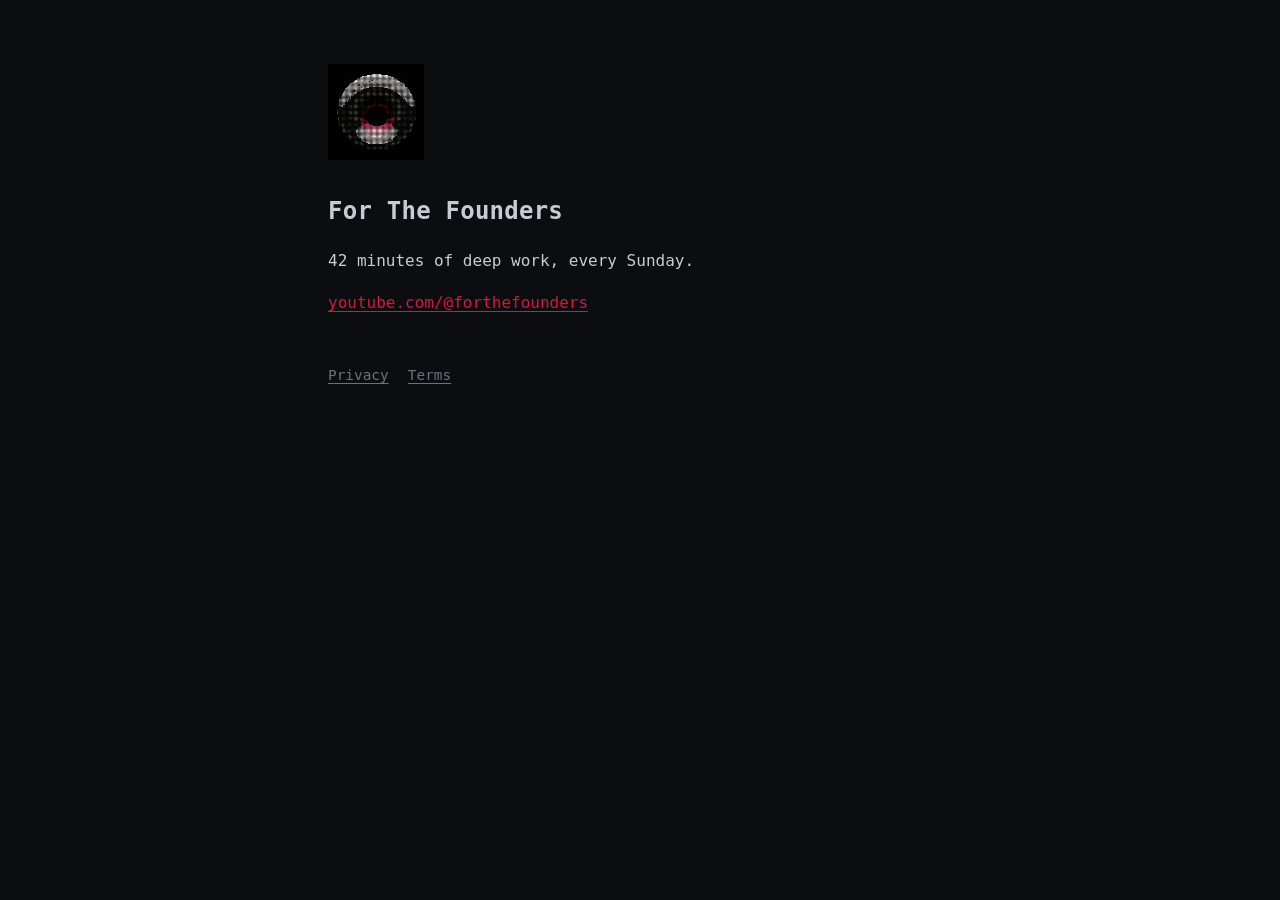
<file: index.html>
<!doctype html>
<html lang="en">
<head>
<meta charset="utf-8">
<meta name="viewport" content="width=device-width,initial-scale=1">
<title>For The Founders</title>
<link rel="stylesheet" href="style.css">
</head>
<body>
<main>
<img class="mark" src="mark.png" alt="">
<h1>For The Founders</h1>
<p>42 minutes of deep work, every Sunday.</p>
<p><a class="go" href="https://www.youtube.com/@forthefounders">youtube.com/@forthefounders</a></p>
<nav><a href="privacy/">Privacy</a><a href="terms/">Terms</a></nav>
</main>
</body>
</html>
</file>
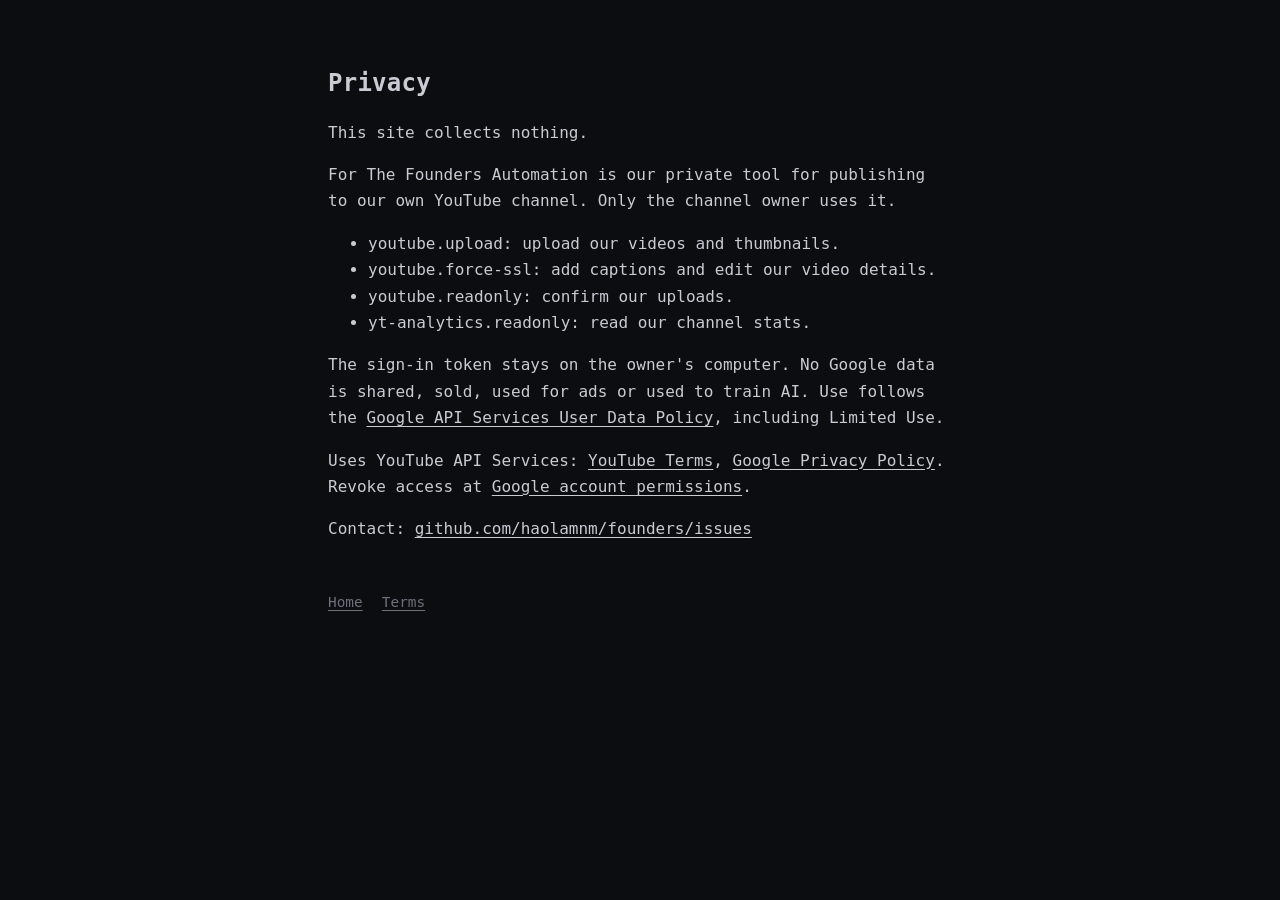
<file: privacy/index.html>
<!doctype html>
<html lang="en">
<head>
<meta charset="utf-8">
<meta name="viewport" content="width=device-width,initial-scale=1">
<title>Privacy · For The Founders</title>
<link rel="stylesheet" href="../style.css">
</head>
<body>
<main>
<h1>Privacy</h1>
<p>This site collects nothing.</p>
<p>For The Founders Automation is our private tool for publishing to our own YouTube channel. Only the channel owner uses it.</p>
<ul>
<li><code>youtube.upload</code>: upload our videos and thumbnails.</li>
<li><code>youtube.force-ssl</code>: add captions and edit our video details.</li>
<li><code>youtube.readonly</code>: confirm our uploads.</li>
<li><code>yt-analytics.readonly</code>: read our channel stats.</li>
</ul>
<p>The sign-in token stays on the owner's computer. No Google data is shared, sold, used for ads or used to train AI. Use follows the <a href="https://developers.google.com/terms/api-services-user-data-policy">Google API Services User Data Policy</a>, including Limited Use.</p>
<p>Uses YouTube API Services: <a href="https://www.youtube.com/t/terms">YouTube Terms</a>, <a href="https://policies.google.com/privacy">Google Privacy Policy</a>. Revoke access at <a href="https://myaccount.google.com/permissions">Google account permissions</a>.</p>
<p>Contact: <a href="https://github.com/haolamnm/founders/issues">github.com/haolamnm/founders/issues</a></p>
<nav><a href="../">Home</a><a href="../terms/">Terms</a></nav>
</main>
</body>
</html>
</file>
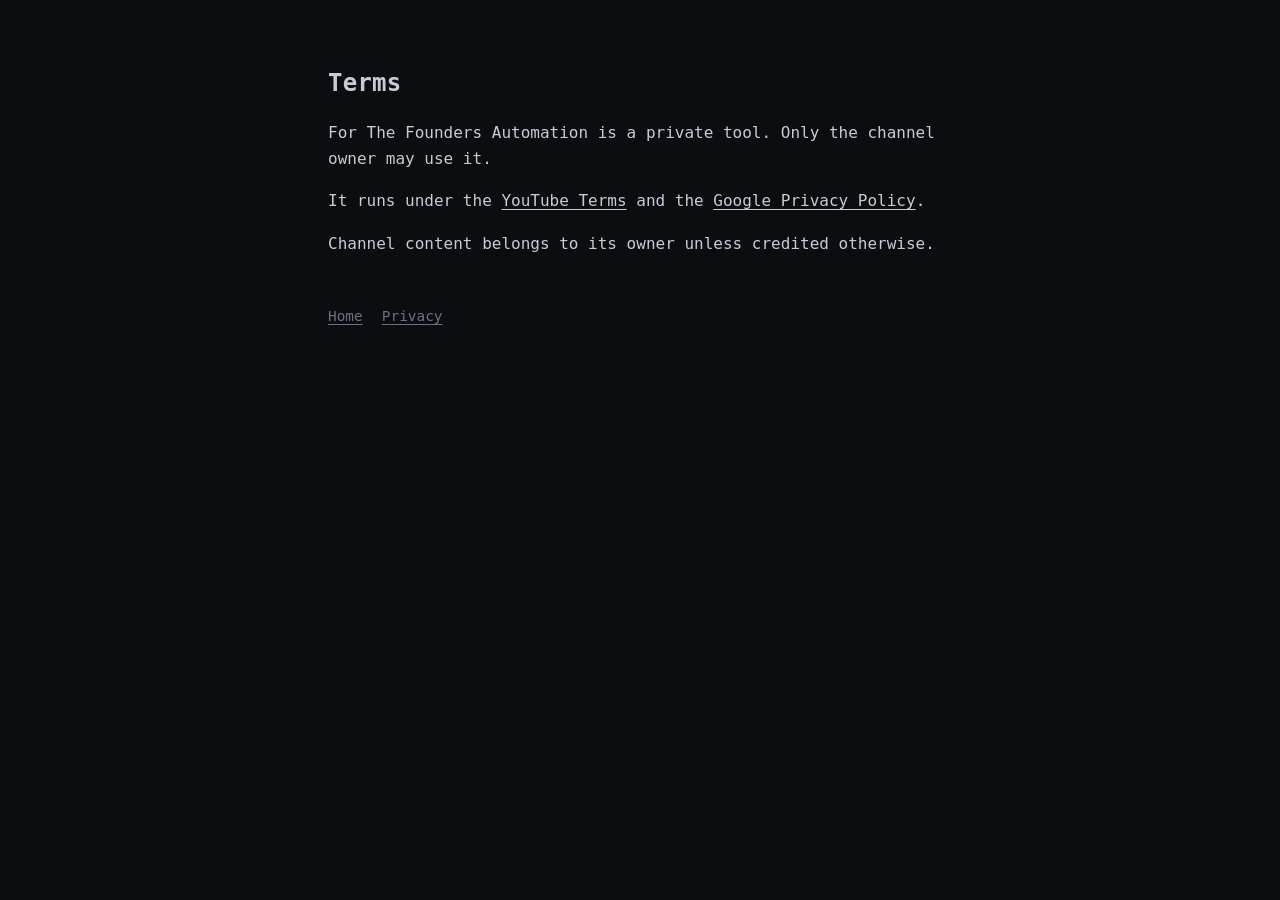
<file: terms/index.html>
<!doctype html>
<html lang="en">
<head>
<meta charset="utf-8">
<meta name="viewport" content="width=device-width,initial-scale=1">
<title>Terms · For The Founders</title>
<link rel="stylesheet" href="../style.css">
</head>
<body>
<main>
<h1>Terms</h1>
<p>For The Founders Automation is a private tool. Only the channel owner may use it.</p>
<p>It runs under the <a href="https://www.youtube.com/t/terms">YouTube Terms</a> and the <a href="https://policies.google.com/privacy">Google Privacy Policy</a>.</p>
<p>Channel content belongs to its owner unless credited otherwise.</p>
<nav><a href="../">Home</a><a href="../privacy/">Privacy</a></nav>
</main>
</body>
</html>
</file>
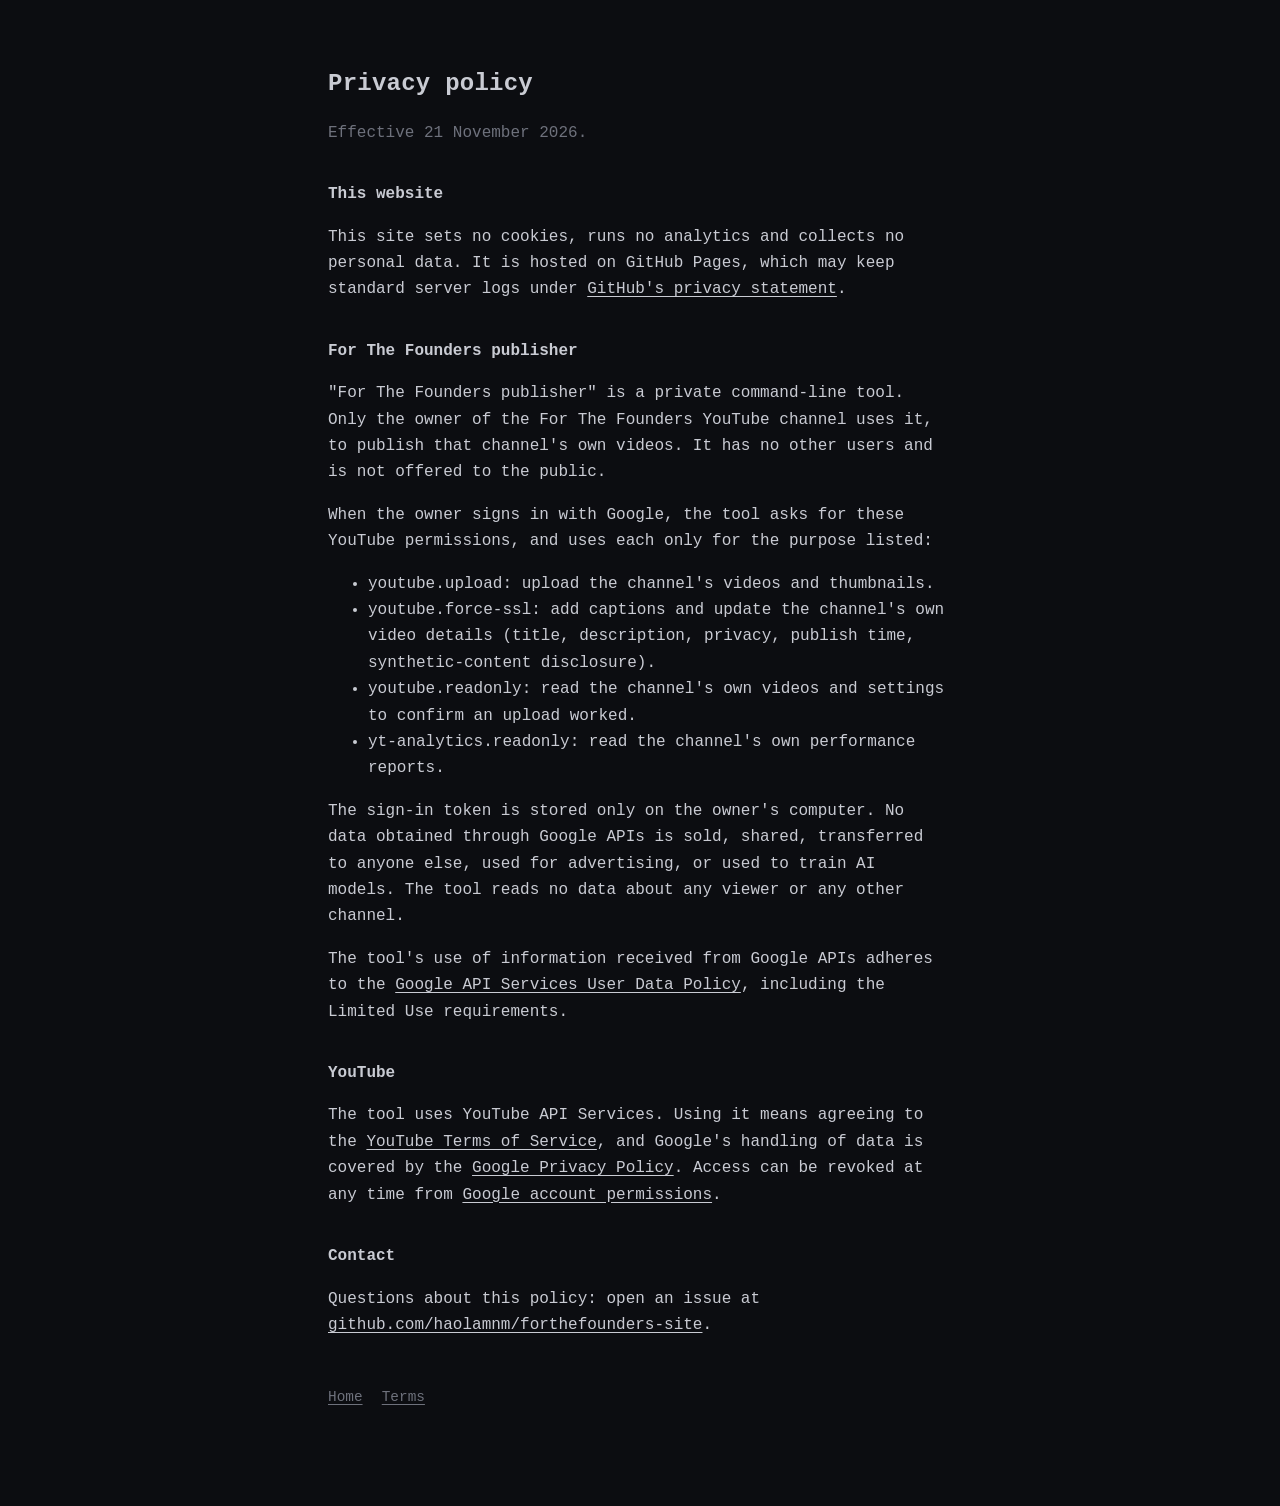
<file: privacy.html>
<!doctype html>
<html lang="en">
<head>
<meta charset="utf-8">
<meta name="viewport" content="width=device-width,initial-scale=1">
<title>Privacy · For The Founders</title>
<link rel="stylesheet" href="style.css">
</head>
<body>
<main>
<h1>Privacy policy</h1>
<p class="dim">Effective 21 November 2026.</p>

<h2>This website</h2>
<p>This site sets no cookies, runs no analytics and collects no personal data. It is hosted on GitHub Pages, which may keep standard server logs under <a href="https://docs.github.com/en/site-policy/privacy-policies/github-general-privacy-statement">GitHub's privacy statement</a>.</p>

<h2>For The Founders publisher</h2>
<p>"For The Founders publisher" is a private command-line tool. Only the owner of the For The Founders YouTube channel uses it, to publish that channel's own videos. It has no other users and is not offered to the public.</p>
<p>When the owner signs in with Google, the tool asks for these YouTube permissions, and uses each only for the purpose listed:</p>
<ul>
<li><code>youtube.upload</code>: upload the channel's videos and thumbnails.</li>
<li><code>youtube.force-ssl</code>: add captions and update the channel's own video details (title, description, privacy, publish time, synthetic-content disclosure).</li>
<li><code>youtube.readonly</code>: read the channel's own videos and settings to confirm an upload worked.</li>
<li><code>yt-analytics.readonly</code>: read the channel's own performance reports.</li>
</ul>
<p>The sign-in token is stored only on the owner's computer. No data obtained through Google APIs is sold, shared, transferred to anyone else, used for advertising, or used to train AI models. The tool reads no data about any viewer or any other channel.</p>
<p>The tool's use of information received from Google APIs adheres to the <a href="https://developers.google.com/terms/api-services-user-data-policy">Google API Services User Data Policy</a>, including the Limited Use requirements.</p>

<h2>YouTube</h2>
<p>The tool uses YouTube API Services. Using it means agreeing to the <a href="https://www.youtube.com/t/terms">YouTube Terms of Service</a>, and Google's handling of data is covered by the <a href="https://policies.google.com/privacy">Google Privacy Policy</a>. Access can be revoked at any time from <a href="https://myaccount.google.com/permissions">Google account permissions</a>.</p>

<h2>Contact</h2>
<p>Questions about this policy: open an issue at <a href="https://github.com/haolamnm/forthefounders-site/issues">github.com/haolamnm/forthefounders-site</a>.</p>

<nav><a href="index.html">Home</a><a href="terms.html">Terms</a></nav>
</main>
</body>
</html>
</file>
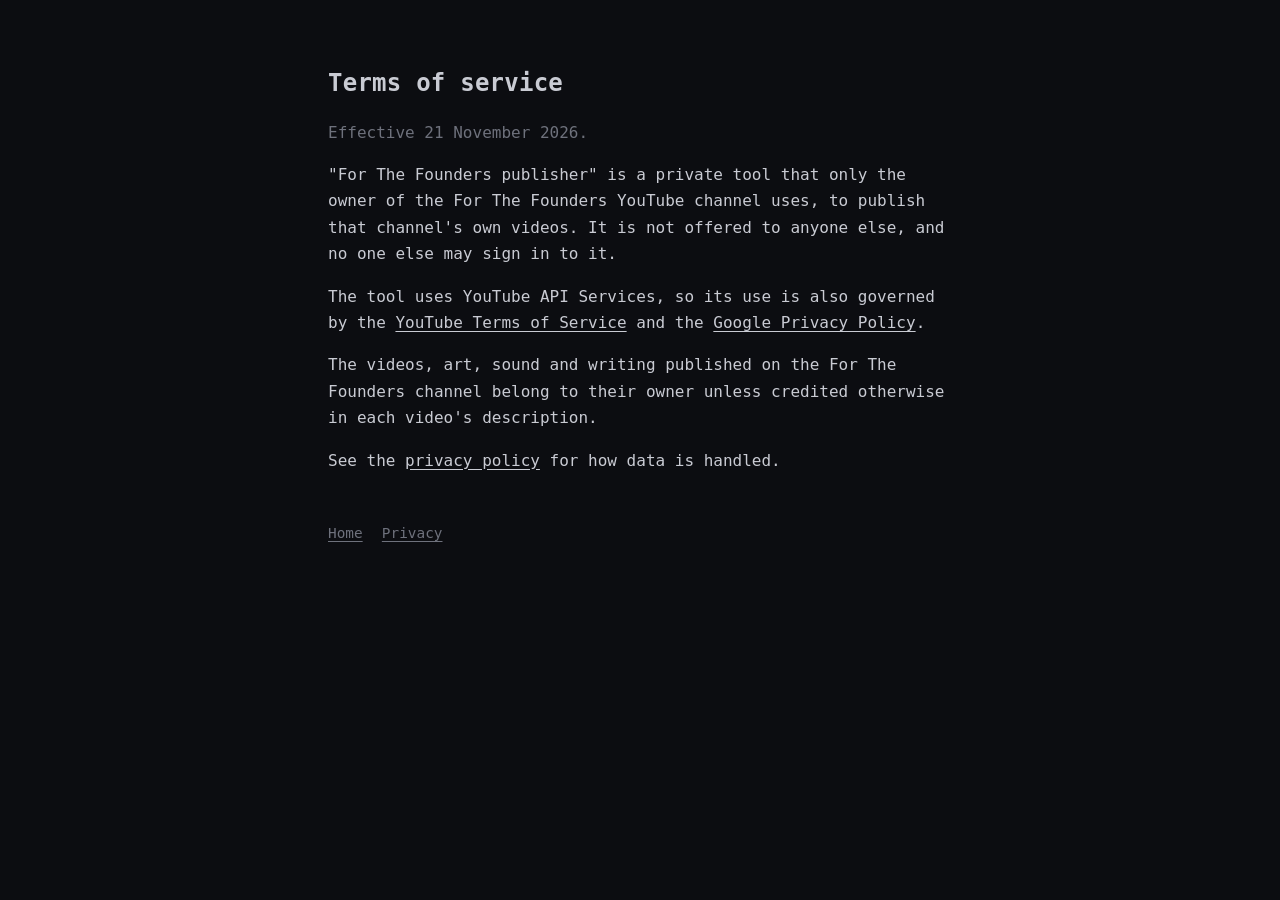
<file: terms.html>
<!doctype html>
<html lang="en">
<head>
<meta charset="utf-8">
<meta name="viewport" content="width=device-width,initial-scale=1">
<title>Terms · For The Founders</title>
<link rel="stylesheet" href="style.css">
</head>
<body>
<main>
<h1>Terms of service</h1>
<p class="dim">Effective 21 November 2026.</p>
<p>"For The Founders publisher" is a private tool that only the owner of the For The Founders YouTube channel uses, to publish that channel's own videos. It is not offered to anyone else, and no one else may sign in to it.</p>
<p>The tool uses YouTube API Services, so its use is also governed by the <a href="https://www.youtube.com/t/terms">YouTube Terms of Service</a> and the <a href="https://policies.google.com/privacy">Google Privacy Policy</a>.</p>
<p>The videos, art, sound and writing published on the For The Founders channel belong to their owner unless credited otherwise in each video's description.</p>
<p>See the <a href="privacy.html">privacy policy</a> for how data is handled.</p>
<nav><a href="index.html">Home</a><a href="privacy.html">Privacy</a></nav>
</main>
</body>
</html>
</file>
<file: style.css>
:root { --base:#0C0D11; --ink:#C9CBD3; --dim:#6E717C; --accent:#DC143C; }
* { box-sizing:border-box; }
html,body { margin:0; background:var(--base); color:var(--ink);
  font:16px/1.65 ui-monospace,"SF Mono",Menlo,Consolas,monospace; }
main { max-width:42rem; margin:0 auto; padding:4rem 1.5rem 6rem; }
img.mark { width:96px; height:96px; image-rendering:pixelated; display:block; margin-bottom:2rem; }
h1 { font-size:1.5rem; font-weight:600; margin:0 0 .5rem; letter-spacing:.01em; }
h2 { font-size:1rem; font-weight:600; margin:2.2rem 0 .4rem; }
p,li { color:var(--ink); }
.dim { color:var(--dim); }
a { color:var(--ink); text-underline-offset:3px; }
a.go { color:var(--accent); }
nav { margin-top:3rem; color:var(--dim); font-size:.9rem; }
nav a { color:var(--dim); margin-right:1.2rem; }
</file>
